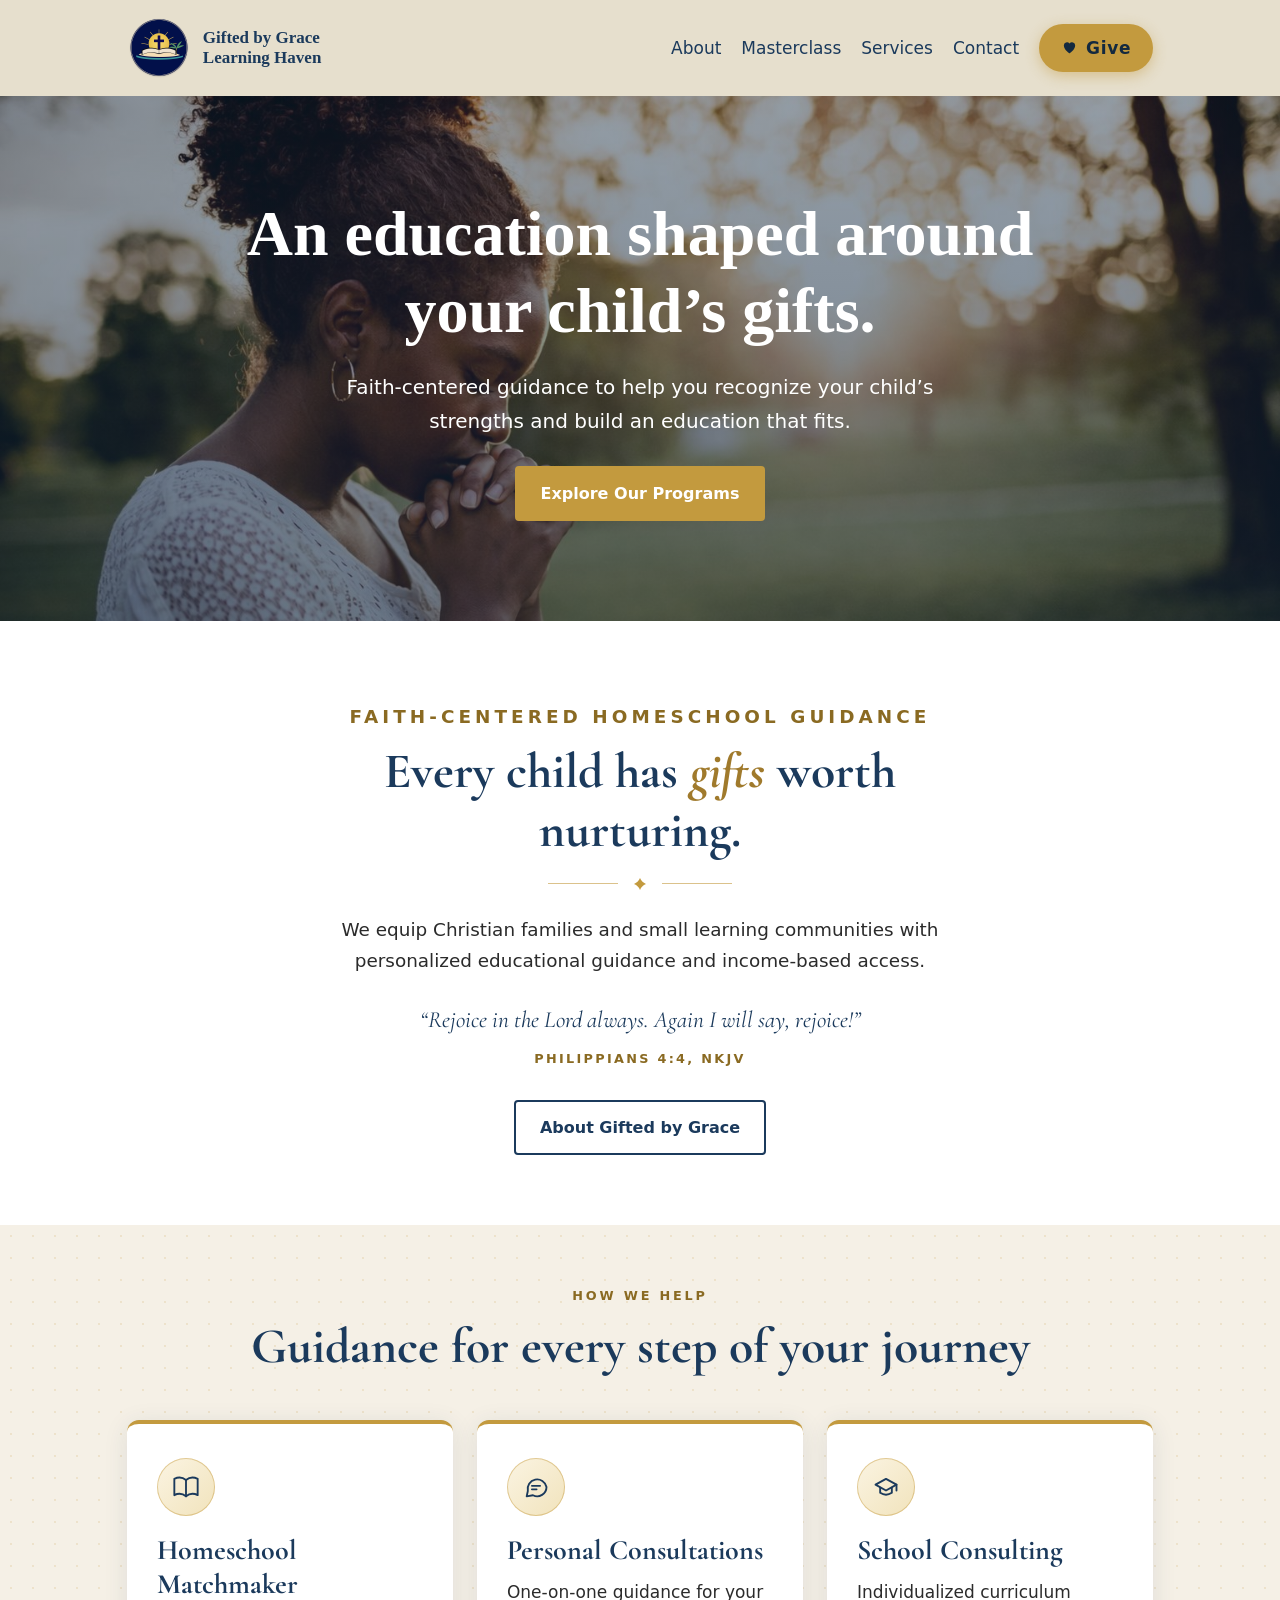
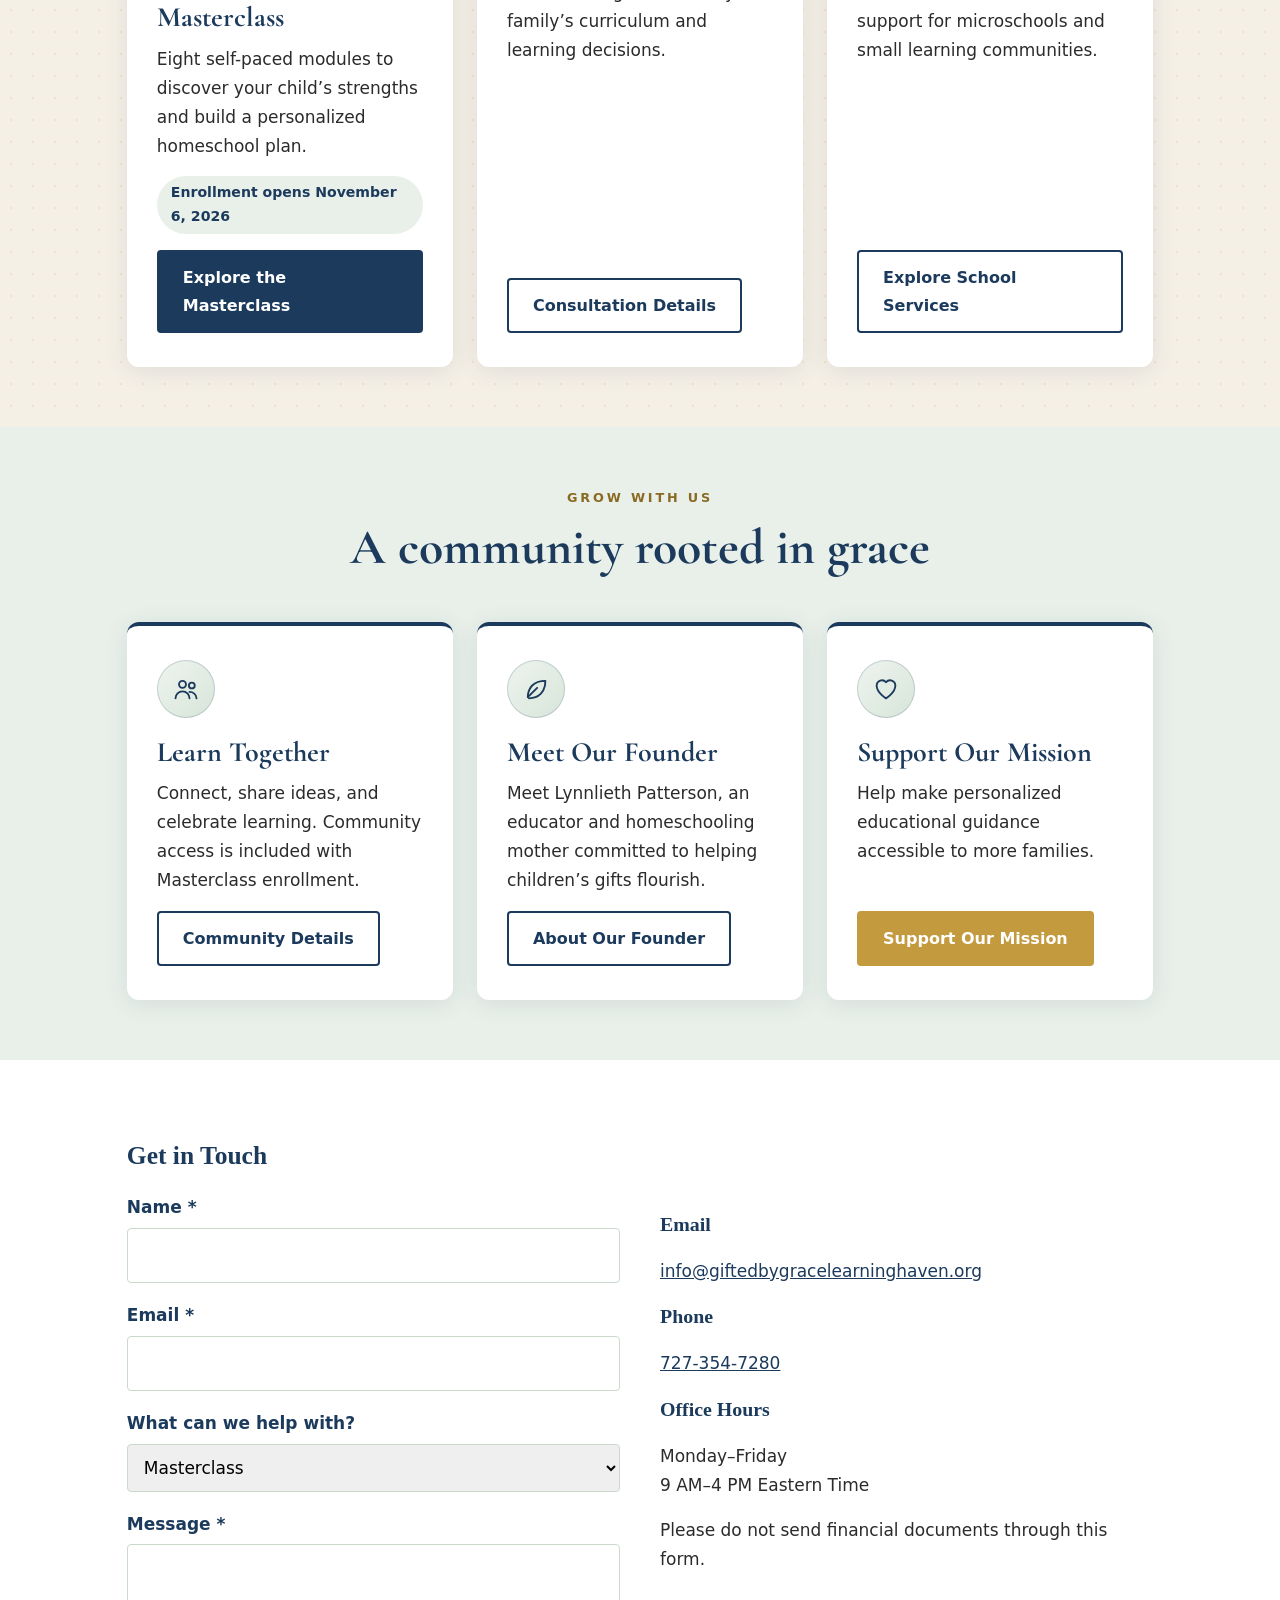
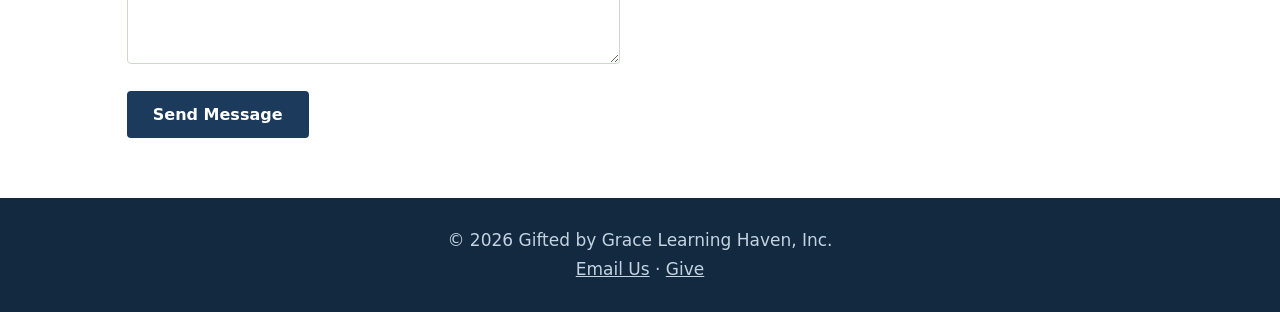
<file: index.html>
<!doctype html><html lang="en"><head><meta charset="utf-8"><meta name="viewport" content="width=device-width,initial-scale=1"><title>Gifted by Grace Learning Haven | Homeschool Guidance</title><meta name="description" content="Faith-centered homeschool guidance, a personalized planning masterclass, and income-based consultations."><link rel="canonical" href="https://giftedbygracelearning.org/"><link rel="icon" href="images/favicon-32.png"><link rel="preconnect" href="https://fonts.googleapis.com"><link rel="preconnect" href="https://fonts.gstatic.com" crossorigin><link href="https://fonts.googleapis.com/css2?family=Cormorant+Garamond:ital,wght@0,600;0,700;1,600&display=swap" rel="stylesheet"><link rel="stylesheet" href="site.css"></head><body><header><nav><a class="brand" href="index.html"><img src="images/logo-512.png" alt="Gifted by Grace logo"><span>Gifted by Grace<br>Learning Haven</span></a><div class="links"><a href="about.html">About</a><a href="masterclass.html">Masterclass</a><a href="services.html">Services</a><a href="#contact">Contact</a><a class="give-btn" href="giving.html"><svg viewBox="0 0 24 24" aria-hidden="true"><path d="M12 20s-8-4.8-8-11a4.5 4.5 0 0 1 8-2.8A4.5 4.5 0 0 1 20 9c0 6.2-8 11-8 11z"/></svg>Give</a></div></nav></header><main><section class="hero"><h1>An education shaped around your child’s gifts.</h1><p>Faith-centered guidance to help you recognize your child’s strengths and build an education that fits.</p><a class="btn gold" href="#programs">Explore Our Programs</a></section><section class="wrap intro"><p class="eyebrow">Faith-Centered Homeschool Guidance</p><h2>Every child has <em>gifts</em> worth nurturing.</h2><div class="flourish" aria-hidden="true"><span></span><svg viewBox="0 0 24 24"><path d="M12 3c1.5 4 4.5 7 9 9-4.5 2-7.5 5-9 9-1.5-4-4.5-7-9-9 4.5-2 7.5-5 9-9z"/></svg><span></span></div><p>We equip Christian families and small learning communities with personalized educational guidance and income-based access.</p><blockquote class="scripture"><p>“Rejoice in the Lord always. Again I will say, rejoice!”</p><cite>Philippians 4:4, NKJV</cite></blockquote><a class="btn" href="about.html">About Gifted by Grace</a></section><section class="cream pattern" id="programs"><div class="wrap"><div class="section-head"><p class="eyebrow">How We Help</p><h2>Guidance for every step of your journey</h2></div><div class="grid"><article class="card"><span class="icon" aria-hidden="true"><svg viewBox="0 0 24 24" fill="none" stroke="currentColor" stroke-width="1.6" stroke-linecap="round" stroke-linejoin="round"><path d="M2 5c3-1.5 7-1.5 10 1 3-2.5 7-2.5 10-1v14c-3-1.5-7-1.5-10 1-3-2.5-7-2.5-10-1z"/><path d="M12 6v14"/></svg></span><h2>Homeschool Matchmaker Masterclass</h2><p>Eight self-paced modules to discover your child’s strengths and build a personalized homeschool plan.</p><p class="badge">Enrollment opens November 6, 2026</p><a class="btn navy" href="masterclass.html">Explore the Masterclass</a></article><article class="card"><span class="icon" aria-hidden="true"><svg viewBox="0 0 24 24" fill="none" stroke="currentColor" stroke-width="1.6" stroke-linecap="round" stroke-linejoin="round"><path d="M21 12a8 8 0 0 1-11.6 7.1L4 20l1-4.6A8 8 0 1 1 21 12z"/><path d="M8.5 11h7M8.5 14h4"/></svg></span><h2>Personal Consultations</h2><p>One-on-one guidance for your family’s curriculum and learning decisions.</p><a class="btn" href="services.html#consultations">Consultation Details</a></article><article class="card"><span class="icon" aria-hidden="true"><svg viewBox="0 0 24 24" fill="none" stroke="currentColor" stroke-width="1.6" stroke-linecap="round" stroke-linejoin="round"><path d="M3 10l9-5 9 5-9 5z"/><path d="M7 12.5V17c3 2 7 2 10 0v-4.5"/><path d="M21 10v5"/></svg></span><h2>School Consulting</h2><p>Individualized curriculum support for microschools and small learning communities.</p><a class="btn" href="services.html#schools">Explore School Services</a></article></div></div></section><section class="sage"><div class="wrap"><div class="section-head"><p class="eyebrow">Grow With Us</p><h2>A community rooted in grace</h2></div><div class="grid"><article class="card"><span class="icon" aria-hidden="true"><svg viewBox="0 0 24 24" fill="none" stroke="currentColor" stroke-width="1.6" stroke-linecap="round" stroke-linejoin="round"><circle cx="9" cy="8" r="3"/><circle cx="17" cy="9" r="2.5"/><path d="M3 20c0-3.5 2.7-6 6-6s6 2.5 6 6"/><path d="M15 14.5c3 0 6 2 6 5.5"/></svg></span><h2>Learn Together</h2><p>Connect, share ideas, and celebrate learning. Community access is included with Masterclass enrollment.</p><a class="btn" href="masterclass.html#community">Community Details</a></article><article class="card"><span class="icon" aria-hidden="true"><svg viewBox="0 0 24 24" fill="none" stroke="currentColor" stroke-width="1.6" stroke-linecap="round" stroke-linejoin="round"><path d="M5 19c0-8 5-14 15-14 0 10-6 15-14 15"/><path d="M5 19l8-8"/></svg></span><h2>Meet Our Founder</h2><p>Meet Lynnlieth Patterson, an educator and homeschooling mother committed to helping children’s gifts flourish.</p><a class="btn" href="founder.html">About Our Founder</a></article><article class="card"><span class="icon" aria-hidden="true"><svg viewBox="0 0 24 24" fill="none" stroke="currentColor" stroke-width="1.6" stroke-linecap="round" stroke-linejoin="round"><path d="M12 20s-8-4.8-8-11a4.5 4.5 0 0 1 8-2.8A4.5 4.5 0 0 1 20 9c0 6.2-8 11-8 11z"/></svg></span><h2>Support Our Mission</h2><p>Help make personalized educational guidance accessible to more families.</p><a class="btn gold" href="giving.html">Support Our Mission</a></article></div></div></section><section class="wrap" id="contact"><h2>Get in Touch</h2><div class="contact"><form name="contact" method="POST" data-netlify="true" netlify-honeypot="bot-field" id="contactForm"><input type="hidden" name="form-name" value="contact"><p style="position:absolute;left:-9999px" aria-hidden="true"><label>Leave this blank<input name="bot-field" tabindex="-1"></label></p><label for="name">Name *</label><input id="name" name="name" required><label for="email">Email *</label><input id="email" name="email" type="email" required><label for="topic">What can we help with?</label><select id="topic" name="topic"><option>Masterclass</option><option>Included community</option><option>Consultation</option><option>Grace Tier eligibility</option><option>School consulting</option><option>Giving</option><option>Other</option></select><label for="message">Message *</label><textarea id="message" name="message" required></textarea><button class="btn navy" type="submit">Send Message</button><p id="formSuccess" hidden role="status">Thank you. Your message has been sent.</p><p id="formError" hidden role="alert">Your message could not be sent. Please email us directly.</p></form><div><h3>Email</h3><a href="mailto:info@giftedbygracelearninghaven.org">info@giftedbygracelearninghaven.org</a><h3>Phone</h3><a href="tel:7273547280">727-354-7280</a><h3>Office Hours</h3><p>Monday–Friday<br>9 AM–4 PM Eastern Time</p><p>Please do not send financial documents through this form.</p></div></div></section></main><footer>© 2026 Gifted by Grace Learning Haven, Inc.<br><a href="mailto:info@giftedbygracelearninghaven.org">Email Us</a> · <a href="giving.html">Give</a></footer><script>document.getElementById('contactForm').addEventListener('submit',function(e){e.preventDefault();var f=this,ok=document.getElementById('formSuccess'),err=document.getElementById('formError');ok.hidden=true;err.hidden=true;fetch('/',{method:'POST',headers:{'Content-Type':'application/x-www-form-urlencoded'},body:new URLSearchParams(new FormData(f)).toString()}).then(function(r){if(!r.ok)throw Error();f.reset();ok.hidden=false}).catch(function(){err.hidden=false})});</script><script>(function(){var q=new URLSearchParams(location.search),t=q.get('topic'),a=q.get('about'),sel=document.getElementById('topic'),msg=document.getElementById('message');if(t&&sel){for(var i=0;i<sel.options.length;i++){if(sel.options[i].text===t){sel.selectedIndex=i}}}var m={programs:"I'd like to learn more about supporting your programs and services.",scholarship:"I'd like to learn more about the scholarship fund."};if(a&&m[a]&&msg&&!msg.value){msg.value=m[a]}})();</script></body></html>
</file>
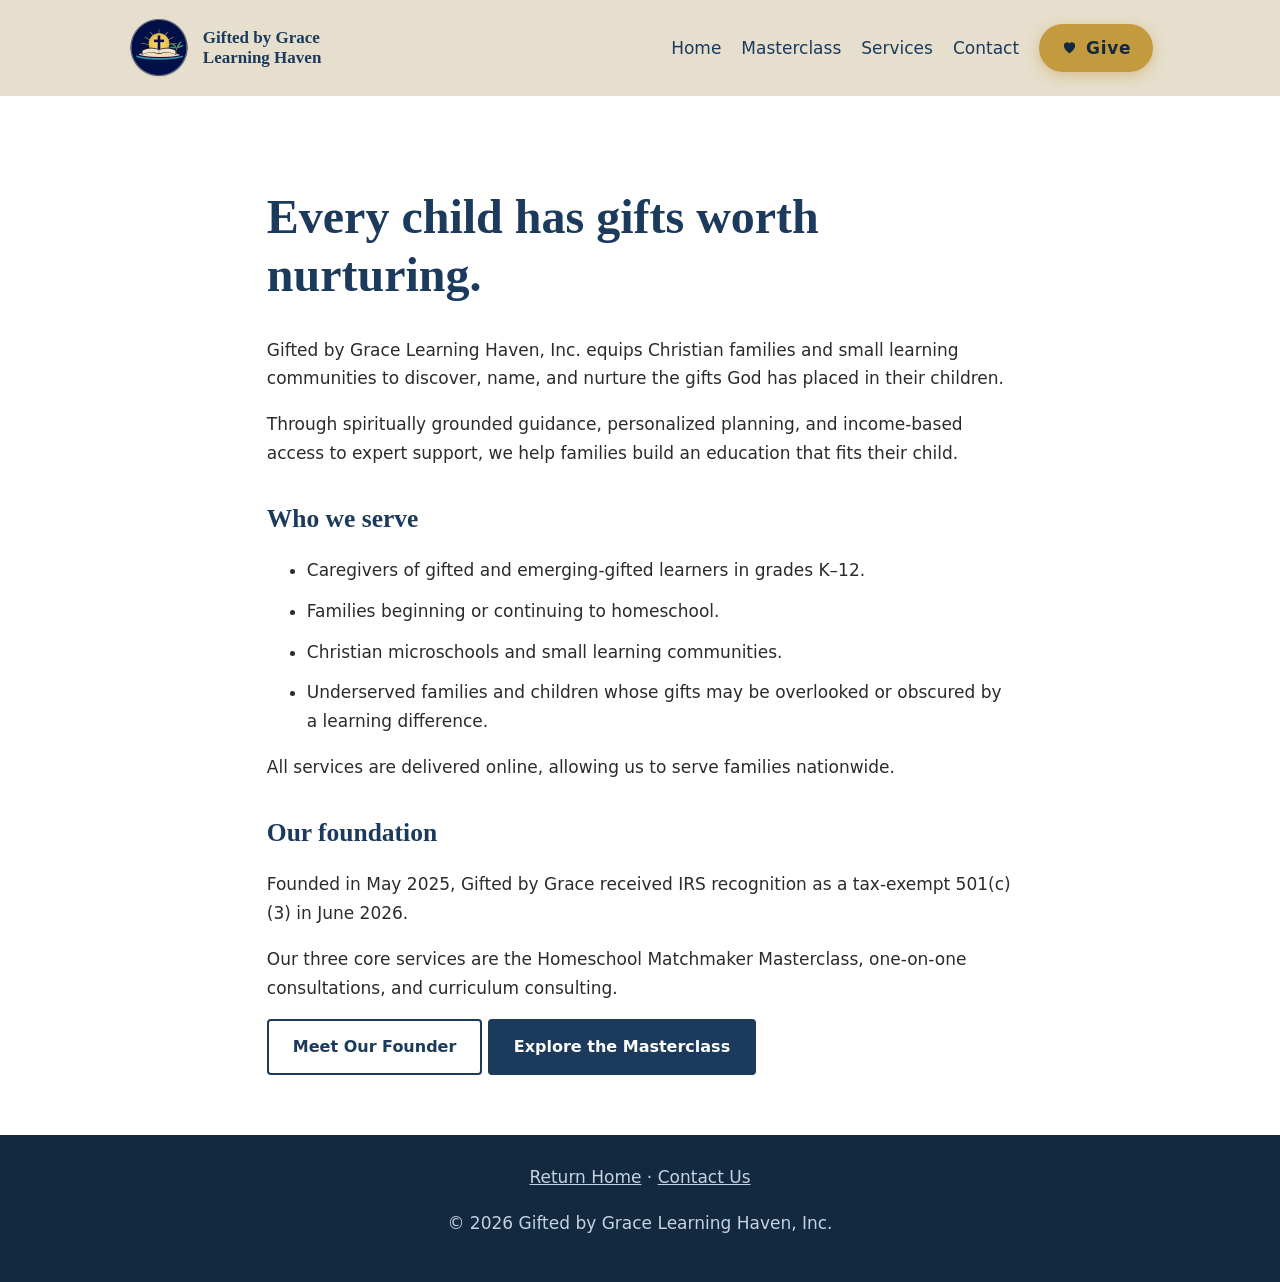
<file: about.html>
<!doctype html><html lang="en"><head><meta charset="utf-8"><meta name="viewport" content="width=device-width,initial-scale=1"><title>About | Gifted by Grace</title><link rel="stylesheet" href="site.css"><link rel="icon" href="images/favicon-32.png"></head><body><header><nav><a class="brand" href="index.html"><img src="images/logo-512.png" alt="Gifted by Grace logo"><span>Gifted by Grace<br>Learning Haven</span></a><div class="links"><a href="index.html">Home</a><a href="masterclass.html">Masterclass</a><a href="services.html">Services</a><a href="index.html#contact">Contact</a><a class="give-btn" href="giving.html"><svg viewBox="0 0 24 24" aria-hidden="true"><path d="M12 20s-8-4.8-8-11a4.5 4.5 0 0 1 8-2.8A4.5 4.5 0 0 1 20 9c0 6.2-8 11-8 11z"/></svg>Give</a></div></nav></header><main class="wrap detail"><h1>Every child has gifts worth nurturing.</h1><p>Gifted by Grace Learning Haven, Inc. equips Christian families and small learning communities to discover, name, and nurture the gifts God has placed in their children.</p><p>Through spiritually grounded guidance, personalized planning, and income-based access to expert support, we help families build an education that fits their child.</p><h2>Who we serve</h2><ul><li>Caregivers of gifted and emerging-gifted learners in grades K–12.</li><li>Families beginning or continuing to homeschool.</li><li>Christian microschools and small learning communities.</li><li>Underserved families and children whose gifts may be overlooked or obscured by a learning difference.</li></ul><p>All services are delivered online, allowing us to serve families nationwide.</p><h2>Our foundation</h2><p>Founded in May 2025, Gifted by Grace received IRS recognition as a tax-exempt 501(c)(3) in June 2026.</p><p>Our three core services are the Homeschool Matchmaker Masterclass, one-on-one consultations, and curriculum consulting.</p><a class="btn" href="founder.html">Meet Our Founder</a> <a class="btn navy" href="masterclass.html">Explore the Masterclass</a></main><footer><a href="index.html">Return Home</a> · <a href="index.html#contact">Contact Us</a><p>© 2026 Gifted by Grace Learning Haven, Inc.</p></footer></body></html>
</file>
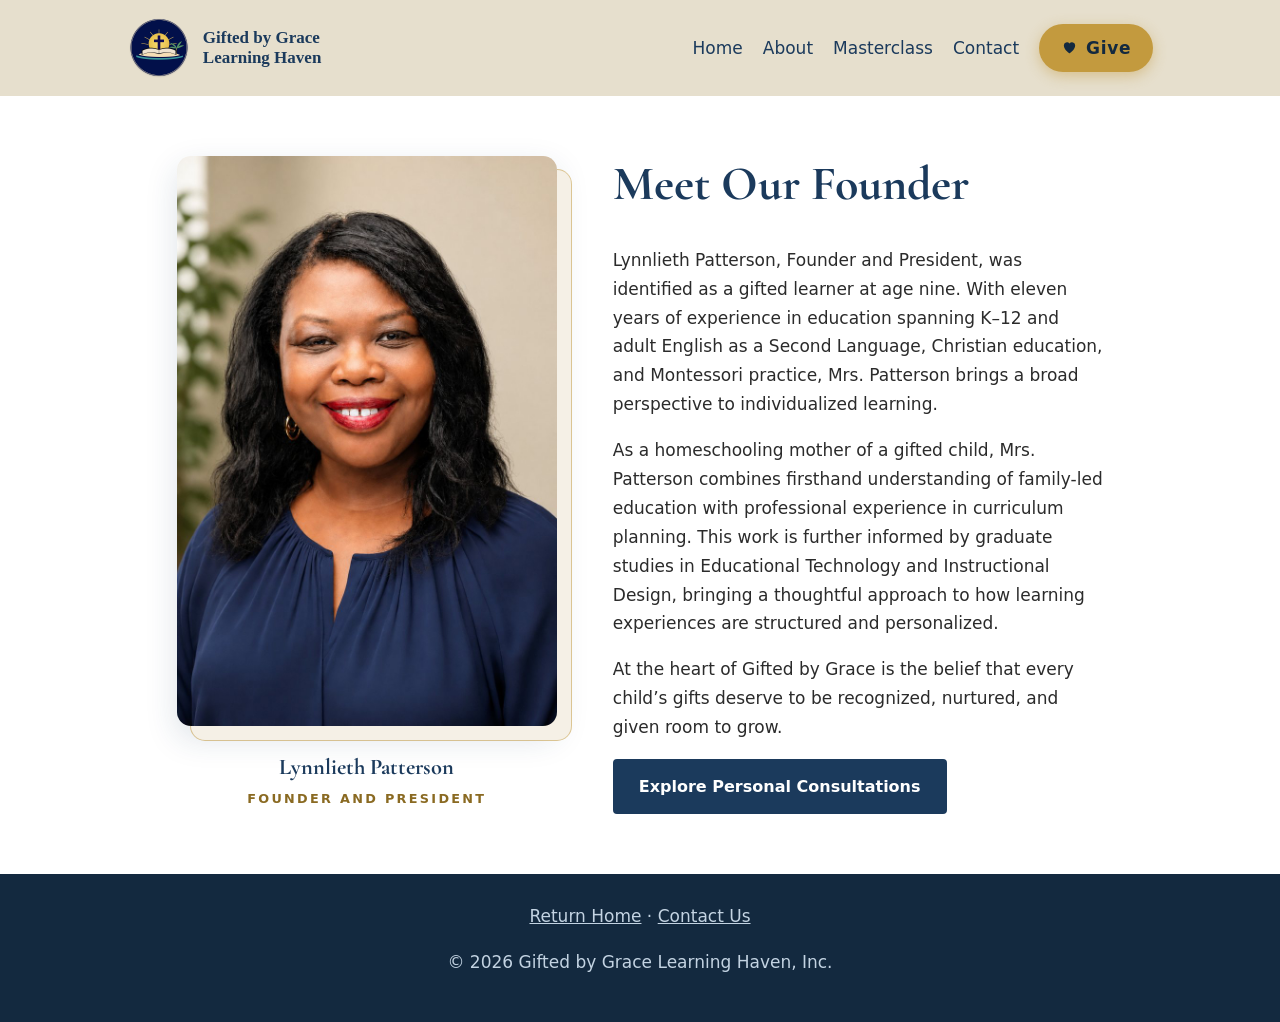
<file: founder.html>
<!doctype html><html lang="en"><head><meta charset="utf-8"><meta name="viewport" content="width=device-width,initial-scale=1"><title>Our Founder | Gifted by Grace</title><link rel="preconnect" href="https://fonts.googleapis.com"><link rel="preconnect" href="https://fonts.gstatic.com" crossorigin><link href="https://fonts.googleapis.com/css2?family=Cormorant+Garamond:ital,wght@0,600;0,700;1,600&display=swap" rel="stylesheet"><link rel="stylesheet" href="site.css"><link rel="icon" href="images/favicon-32.png"></head><body><header><nav><a class="brand" href="index.html"><img src="images/logo-512.png" alt="Gifted by Grace logo"><span>Gifted by Grace<br>Learning Haven</span></a><div class="links"><a href="index.html">Home</a><a href="about.html">About</a><a href="masterclass.html">Masterclass</a><a href="index.html#contact">Contact</a><a class="give-btn" href="giving.html"><svg viewBox="0 0 24 24" aria-hidden="true"><path d="M12 20s-8-4.8-8-11a4.5 4.5 0 0 1 8-2.8A4.5 4.5 0 0 1 20 9c0 6.2-8 11-8 11z"/></svg>Give</a></div></nav></header><main class="wrap detail founder"><figure class="founder-photo"><img src="images/founder-lynnlieth-patterson.jpg" alt="Lynnlieth Patterson, Founder and President of Gifted by Grace Learning Haven" width="800" height="1200"><figcaption>Lynnlieth Patterson<br><span>Founder and President</span></figcaption></figure><div class="founder-text"><h1>Meet Our Founder</h1><p>Lynnlieth Patterson, Founder and President, was identified as a gifted learner at age nine. With eleven years of experience in education spanning K–12 and adult English as a Second Language, Christian education, and Montessori practice, Mrs. Patterson brings a broad perspective to individualized learning.</p><p>As a homeschooling mother of a gifted child, Mrs. Patterson combines firsthand understanding of family-led education with professional experience in curriculum planning. This work is further informed by graduate studies in Educational Technology and Instructional Design, bringing a thoughtful approach to how learning experiences are structured and personalized.</p><p>At the heart of Gifted by Grace is the belief that every child’s gifts deserve to be recognized, nurtured, and given room to grow.</p><a class="btn navy" href="services.html#consultations">Explore Personal Consultations</a></div></main><footer><a href="index.html">Return Home</a> · <a href="index.html#contact">Contact Us</a><p>© 2026 Gifted by Grace Learning Haven, Inc.</p></footer></body></html>
</file>
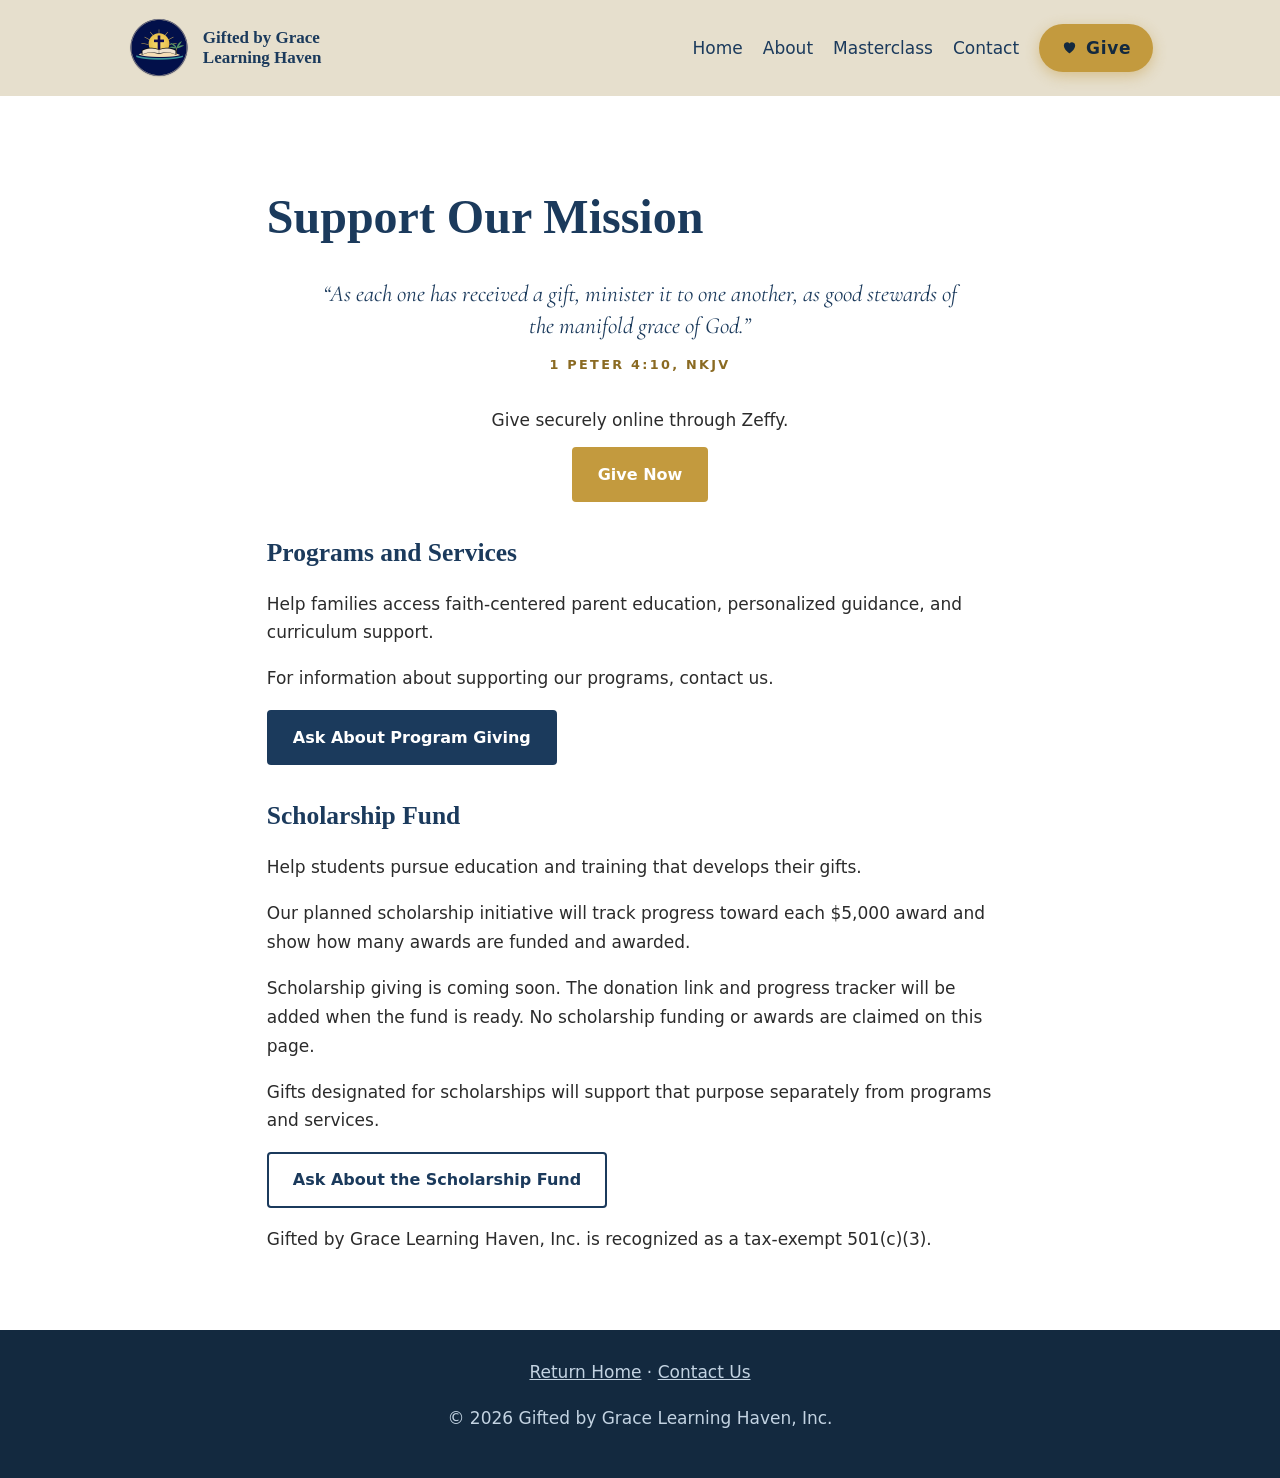
<file: giving.html>
<!doctype html><html lang="en"><head><meta charset="utf-8"><meta name="viewport" content="width=device-width,initial-scale=1"><title>Support Our Mission | Gifted by Grace</title><link href="https://fonts.googleapis.com/css2?family=Cormorant+Garamond:ital,wght@0,600;0,700;1,600&display=swap" rel="stylesheet"><link rel="stylesheet" href="site.css"><link rel="icon" href="images/favicon-32.png"></head><body><header><nav><a class="brand" href="index.html"><img src="images/logo-512.png" alt="Gifted by Grace logo"><span>Gifted by Grace<br>Learning Haven</span></a><div class="links"><a href="index.html">Home</a><a href="about.html">About</a><a href="masterclass.html">Masterclass</a><a href="index.html#contact">Contact</a><a class="give-btn" href="giving.html" aria-current="page"><svg viewBox="0 0 24 24" aria-hidden="true"><path d="M12 20s-8-4.8-8-11a4.5 4.5 0 0 1 8-2.8A4.5 4.5 0 0 1 20 9c0 6.2-8 11-8 11z"/></svg>Give</a></div></nav></header><main class="wrap detail"><h1>Support Our Mission</h1><blockquote class="scripture"><p>“As each one has received a gift, minister it to one another, as good stewards of the manifold grace of God.”</p><cite>1 Peter 4:10, NKJV</cite></blockquote><div class="give-now"><p>Give securely online through Zeffy.</p><a class="btn gold" href="https://www.zeffy.com/en-US/donation-form/support-gifted-by-grace-learning-haven" target="_blank" rel="noopener">Give Now</a></div><h2>Programs and Services</h2><p>Help families access faith-centered parent education, personalized guidance, and curriculum support.</p><p>For information about supporting our programs, contact us.</p><a class="btn navy" href="index.html?topic=Giving&amp;about=programs#contact">Ask About Program Giving</a><h2>Scholarship Fund</h2><p>Help students pursue education and training that develops their gifts.</p><p>Our planned scholarship initiative will track progress toward each $5,000 award and show how many awards are funded and awarded.</p><p>Scholarship giving is coming soon. The donation link and progress tracker will be added when the fund is ready. No scholarship funding or awards are claimed on this page.</p><p>Gifts designated for scholarships will support that purpose separately from programs and services.</p><a class="btn" href="index.html?topic=Giving&amp;about=scholarship#contact">Ask About the Scholarship Fund</a><p>Gifted by Grace Learning Haven, Inc. is recognized as a tax-exempt 501(c)(3).</p></main><footer><a href="index.html">Return Home</a> · <a href="index.html#contact">Contact Us</a><p>© 2026 Gifted by Grace Learning Haven, Inc.</p></footer></body></html>
</file>
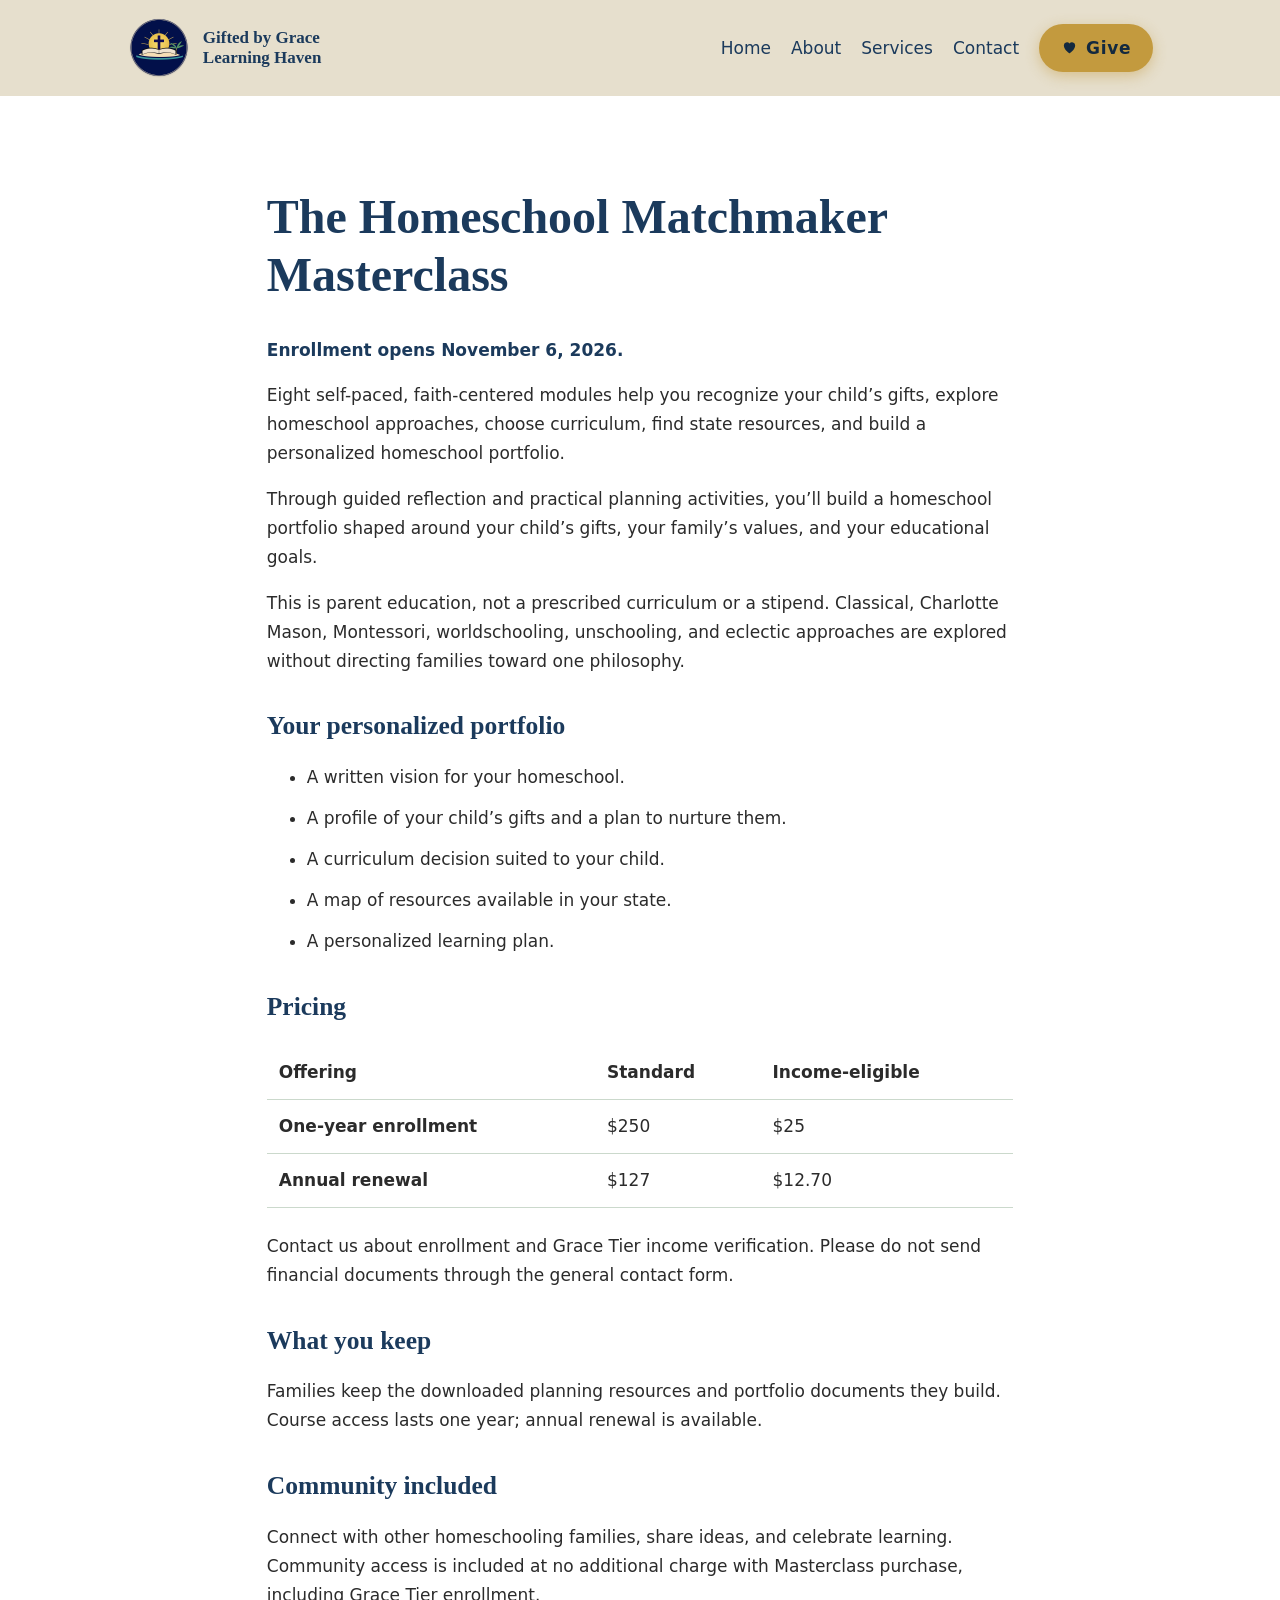
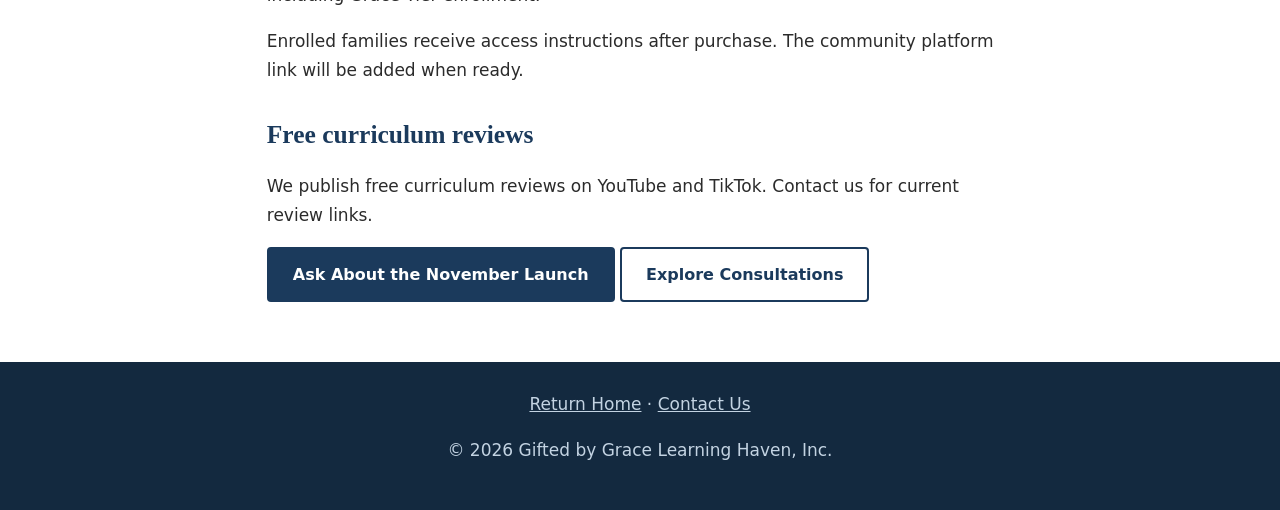
<file: masterclass.html>
<!doctype html><html lang="en"><head><meta charset="utf-8"><meta name="viewport" content="width=device-width,initial-scale=1"><title>Homeschool Matchmaker Masterclass | Gifted by Grace</title><link rel="stylesheet" href="site.css"><link rel="icon" href="images/favicon-32.png"></head><body><header><nav><a class="brand" href="index.html"><img src="images/logo-512.png" alt="Gifted by Grace logo"><span>Gifted by Grace<br>Learning Haven</span></a><div class="links"><a href="index.html">Home</a><a href="about.html">About</a><a href="services.html">Services</a><a href="index.html#contact">Contact</a><a class="give-btn" href="giving.html"><svg viewBox="0 0 24 24" aria-hidden="true"><path d="M12 20s-8-4.8-8-11a4.5 4.5 0 0 1 8-2.8A4.5 4.5 0 0 1 20 9c0 6.2-8 11-8 11z"/></svg>Give</a></div></nav></header><main class="wrap detail"><h1>The Homeschool Matchmaker Masterclass</h1><p class="price">Enrollment opens November 6, 2026.</p><p>Eight self-paced, faith-centered modules help you recognize your child’s gifts, explore homeschool approaches, choose curriculum, find state resources, and build a personalized homeschool portfolio.</p><p>Through guided reflection and practical planning activities, you’ll build a homeschool portfolio shaped around your child’s gifts, your family’s values, and your educational goals.</p><p>This is parent education, not a prescribed curriculum or a stipend. Classical, Charlotte Mason, Montessori, worldschooling, unschooling, and eclectic approaches are explored without directing families toward one philosophy.</p><h2>Your personalized portfolio</h2><ul><li>A written vision for your homeschool.</li><li>A profile of your child’s gifts and a plan to nurture them.</li><li>A curriculum decision suited to your child.</li><li>A map of resources available in your state.</li><li>A personalized learning plan.</li></ul><h2>Pricing</h2><table><thead><tr><th scope="col">Offering</th><th scope="col">Standard</th><th scope="col">Income-eligible</th></tr></thead><tbody><tr><th scope="row">One-year enrollment</th><td>$250</td><td>$25</td></tr><tr><th scope="row">Annual renewal</th><td>$127</td><td>$12.70</td></tr></tbody></table><p>Contact us about enrollment and Grace Tier income verification. Please do not send financial documents through the general contact form.</p><h2>What you keep</h2><p>Families keep the downloaded planning resources and portfolio documents they build. Course access lasts one year; annual renewal is available.</p><h2 id="community">Community included</h2><p>Connect with other homeschooling families, share ideas, and celebrate learning. Community access is included at no additional charge with Masterclass purchase, including Grace Tier enrollment.</p><p>Enrolled families receive access instructions after purchase. The community platform link will be added when ready.</p><h2>Free curriculum reviews</h2><p>We publish free curriculum reviews on YouTube and TikTok. Contact us for current review links.</p><a class="btn navy" href="index.html#contact">Ask About the November Launch</a> <a class="btn" href="services.html#consultations">Explore Consultations</a></main><footer><a href="index.html">Return Home</a> · <a href="index.html#contact">Contact Us</a><p>© 2026 Gifted by Grace Learning Haven, Inc.</p></footer></body></html>
</file>
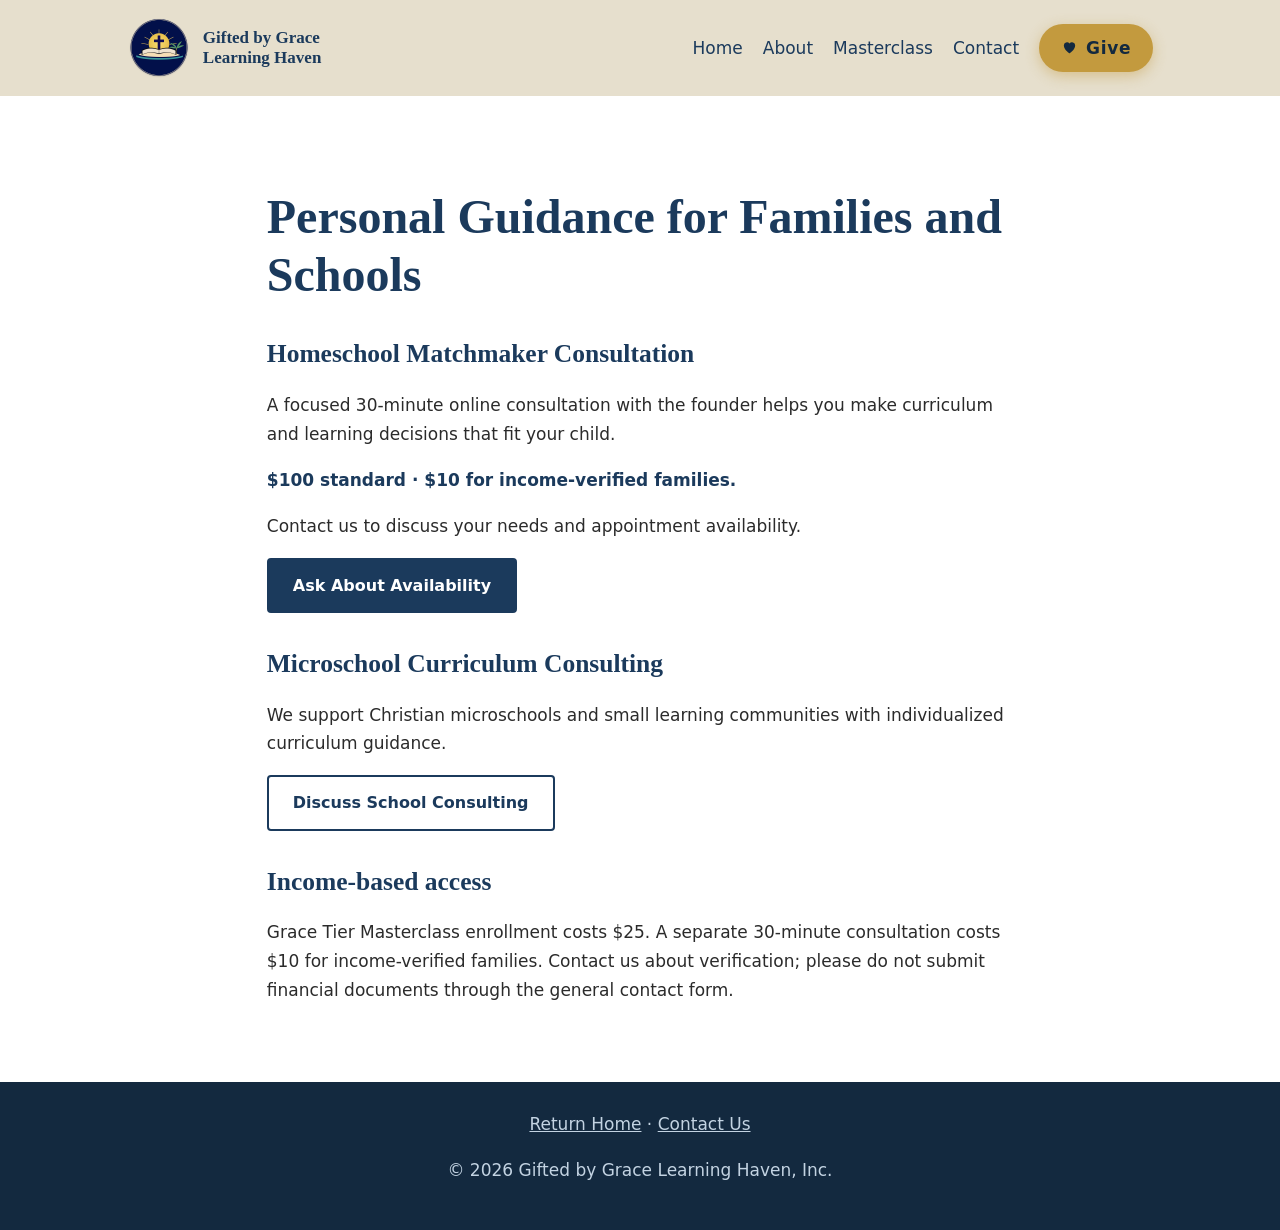
<file: services.html>
<!doctype html><html lang="en"><head><meta charset="utf-8"><meta name="viewport" content="width=device-width,initial-scale=1"><title>Consultations and School Services | Gifted by Grace</title><link rel="stylesheet" href="site.css"><link rel="icon" href="images/favicon-32.png"></head><body><header><nav><a class="brand" href="index.html"><img src="images/logo-512.png" alt="Gifted by Grace logo"><span>Gifted by Grace<br>Learning Haven</span></a><div class="links"><a href="index.html">Home</a><a href="about.html">About</a><a href="masterclass.html">Masterclass</a><a href="index.html#contact">Contact</a><a class="give-btn" href="giving.html"><svg viewBox="0 0 24 24" aria-hidden="true"><path d="M12 20s-8-4.8-8-11a4.5 4.5 0 0 1 8-2.8A4.5 4.5 0 0 1 20 9c0 6.2-8 11-8 11z"/></svg>Give</a></div></nav></header><main class="wrap detail"><h1>Personal Guidance for Families and Schools</h1><h2 id="consultations">Homeschool Matchmaker Consultation</h2><p>A focused 30-minute online consultation with the founder helps you make curriculum and learning decisions that fit your child.</p><p class="price">$100 standard · $10 for income-verified families.</p><p>Contact us to discuss your needs and appointment availability.</p><a class="btn navy" href="index.html#contact">Ask About Availability</a><h2 id="schools">Microschool Curriculum Consulting</h2><p>We support Christian microschools and small learning communities with individualized curriculum guidance.</p><a class="btn" href="index.html#contact">Discuss School Consulting</a><h2>Income-based access</h2><p>Grace Tier Masterclass enrollment costs $25. A separate 30-minute consultation costs $10 for income-verified families. Contact us about verification; please do not submit financial documents through the general contact form.</p></main><footer><a href="index.html">Return Home</a> · <a href="index.html#contact">Contact Us</a><p>© 2026 Gifted by Grace Learning Haven, Inc.</p></footer></body></html>
</file>
<file: site.css>
:root{--navy:#1B3A5C;--deep:#13293F;--cream:#F5F0E6;--sage:#E9F0EA;--gold:#C39A3E}*{box-sizing:border-box}body{margin:0;color:#2B2B2B;font:17px/1.7 system-ui,sans-serif}h1,h2,h3{font-family:Georgia,serif;line-height:1.2;color:var(--navy)}a{color:var(--navy)}header{background:#E6DFCD}nav{max-width:1180px;margin:auto;padding:16px 6%;display:flex;align-items:center;justify-content:space-between;gap:20px;flex-wrap:wrap}.brand{display:flex;align-items:center;gap:12px;text-decoration:none;font-family:Georgia,serif;font-weight:bold;line-height:1.2}.brand img{width:64px;height:64px;border-radius:50%}.links{display:flex;gap:20px;flex-wrap:wrap}.links a{text-decoration:none}.wrap{max-width:1180px;margin:auto;padding:60px 6%}.hero{text-align:center;background:linear-gradient(rgba(19,41,63,.45),rgba(19,41,63,.6)),url('images/hero.jpg') center 30%/cover;padding:100px 6%;color:white}.hero h1{color:white;font-size:clamp(2.2rem,5vw,4rem);max-width:900px;margin:0 auto 20px}.hero p{font-size:1.25rem;max-width:650px;margin:0 auto 28px}.btn{display:inline-block;padding:12px 24px;border:2px solid var(--navy);border-radius:4px;text-decoration:none;font-family:inherit;font-size:16px;font-weight:600;color:var(--navy);cursor:pointer}.gold{background:var(--gold);border-color:var(--gold);color:white}.navy{background:var(--navy);color:white}.cream{background:var(--cream)}.sage{background:var(--sage)}.grid{display:grid;grid-template-columns:repeat(3,minmax(0,1fr));gap:24px}.card{background:white;padding:28px;border-radius:8px;box-shadow:0 4px 24px rgba(27,58,92,.1)}.card h2{font-size:1.5rem;margin-top:0}.detail{max-width:900px}.detail h1{font-size:clamp(2rem,4vw,3rem)}.detail h2{margin-top:36px}.detail li{margin-bottom:12px}.price{font-weight:600;color:var(--navy)}.contact{display:grid;grid-template-columns:1fr 1fr;gap:40px}label{display:block;font-weight:600;color:var(--navy)}input,select,textarea{width:100%;padding:12px;margin:6px 0 18px;border:1px solid #CBD9CC;border-radius:4px;font:inherit}textarea{min-height:120px}footer{background:var(--deep);color:#C3D3E2;padding:28px 6%;text-align:center}footer a{color:#C3D3E2}a:focus-visible,button:focus-visible{outline:3px solid var(--gold);outline-offset:4px}table{border-collapse:collapse;width:100%;margin:24px 0}th,td{text-align:left;padding:12px;border-bottom:1px solid #CBD9CC}html{scroll-behavior:smooth}@media(max-width:850px){.grid{grid-template-columns:1fr 1fr}.contact{grid-template-columns:1fr}}@media(max-width:560px){.grid{grid-template-columns:1fr}.hero{padding:70px 6%}.wrap{padding:44px 6%}table{font-size:15px}}
/* Homepage refresh */
.intro{text-align:center;max-width:860px;padding-top:80px;padding-bottom:70px}
.intro h2,.section-head h2{font-family:'Cormorant Garamond',Georgia,serif;font-weight:700;font-size:clamp(2.1rem,4.2vw,3.1rem);margin:.2em 0 .3em}
.intro h2 em{color:#A07A2C;font-style:italic}
.intro p{font-size:1.15rem}
.eyebrow{font-size:.8rem;letter-spacing:.22em;text-transform:uppercase;color:#8A6A22;font-weight:700;margin:0}
.flourish{display:flex;align-items:center;justify-content:center;gap:14px;margin:6px auto 22px}
.flourish span{height:1px;width:70px;background:var(--gold);opacity:.6}
.flourish svg{width:16px;height:16px;fill:var(--gold)}
.section-head{text-align:center;margin-bottom:44px}
.pattern{background-color:var(--cream);background-image:radial-gradient(rgba(195,154,62,.16) 1.2px,transparent 1.2px);background-size:22px 22px}
.card{display:flex;flex-direction:column;align-items:flex-start;border-top:4px solid var(--gold);border-radius:12px;padding:34px 30px;transition:transform .25s ease,box-shadow .25s ease}
.card:hover{transform:translateY(-6px);box-shadow:0 16px 40px rgba(27,58,92,.16)}
.card h2{font-family:'Cormorant Garamond',Georgia,serif;font-weight:700;font-size:1.75rem;margin:18px 0 10px}
.card p{margin:0 0 16px}
.card .btn{margin-top:auto}
.icon{display:grid;place-items:center;width:58px;height:58px;border-radius:50%;background:linear-gradient(135deg,#FBF4E2,#F1E3BC);color:var(--navy);box-shadow:inset 0 0 0 1px rgba(195,154,62,.45)}
.icon svg{width:28px;height:28px}
.badge{display:inline-block;background:var(--sage);color:var(--navy);font-size:.88rem;font-weight:600;padding:5px 14px;border-radius:999px}
.sage .card{border-top-color:var(--navy)}
.sage .icon{background:linear-gradient(135deg,#EEF4EF,#D7E5D9);box-shadow:inset 0 0 0 1px rgba(27,58,92,.18)}
.btn{transition:background .2s,color .2s,transform .2s}.btn:hover{transform:translateY(-1px)}
.btn:not(.gold):not(.navy):hover{background:var(--navy);color:#fff}
@media (prefers-reduced-motion:reduce){.card,.btn{transition:none}.card:hover,.btn:hover{transform:none}}

/* Founder page */
.detail.founder{max-width:1080px;display:grid;grid-template-columns:minmax(0,380px) minmax(0,1fr);gap:56px;align-items:start}
.founder-photo{margin:0;position:sticky;top:24px;text-align:center}
.founder-photo img{width:100%;height:auto;display:block;border-radius:14px;box-shadow:14px 14px 0 var(--cream),14px 14px 0 1px rgba(195,154,62,.55),0 12px 32px rgba(27,58,92,.15)}
.founder-photo figcaption{margin-top:26px;font-family:'Cormorant Garamond',Georgia,serif;font-size:1.4rem;font-weight:700;color:var(--navy);line-height:1.3}
.founder-photo figcaption span{font-family:system-ui,sans-serif;font-size:.8rem;letter-spacing:.18em;text-transform:uppercase;color:#8A6A22;font-weight:700}
.founder-text h1{font-family:'Cormorant Garamond',Georgia,serif;font-weight:700;margin-top:0}
@media(max-width:850px){.detail.founder{grid-template-columns:1fr;gap:28px}.founder-photo{position:static;max-width:340px;margin:0 auto}}

/* Give button */
.links{align-items:center}
.links a.give-btn{display:inline-flex;align-items:center;gap:8px;background:var(--gold);color:var(--deep);font-weight:700;letter-spacing:.04em;padding:10px 22px;border-radius:999px;box-shadow:0 4px 14px rgba(195,154,62,.45);transition:background .2s,transform .2s,box-shadow .2s}
.links a.give-btn svg{width:17px;height:17px;fill:currentColor}
.links a.give-btn:hover{background:var(--navy);color:#fff;transform:translateY(-2px);box-shadow:0 8px 20px rgba(195,154,62,.5)}
@media (prefers-reduced-motion:reduce){.links a.give-btn:hover{transform:none}}

.scripture{margin:28px auto;max-width:640px;text-align:center;border:0;padding:0}.scripture p{font-family:'Cormorant Garamond',Georgia,serif;font-style:italic;font-size:1.45rem;line-height:1.4;color:var(--navy);margin:0 0 6px}.scripture cite{font-style:normal;font-size:.8rem;letter-spacing:.18em;text-transform:uppercase;color:#8A6A22;font-weight:700}
.give-now{text-align:center;margin:8px 0 36px}.give-now p{margin:0 0 12px}
</file>
